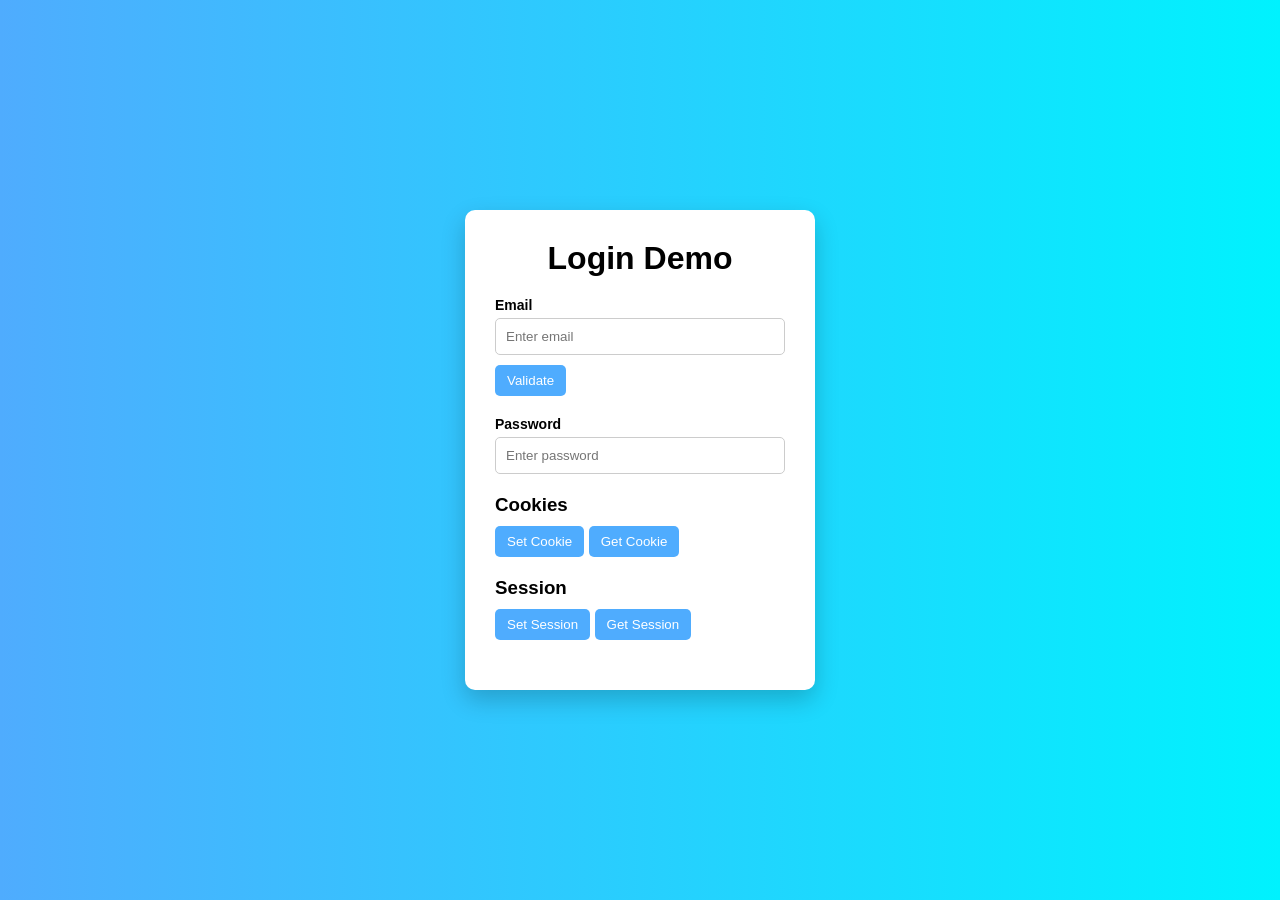
<file: Cookies_&_Session/Index.html>
<body>

<div class="container">

    <h1>Login Demo</h1>
   <link rel="stylesheet" href="style.css">
    <script src="script.js" defer></script>

    <!-- Email -->
    <div class="section">
        <label>Email</label>
        <input type="text" id="email" placeholder="Enter email">
        <button onclick="validateEmail()">Validate</button>
        <p id="emailResult"></p>
    </div>

    <!-- Password -->
    <div class="section">
        <label>Password</label>
        <input type="password" id="password" placeholder="Enter password" onkeyup="checkStrength()">
        <p id="strengthResult"></p>
    </div>

    <!-- Cookies -->
    <div class="section">
        <h3>Cookies</h3>
        <button onclick="setCookie()">Set Cookie</button>
        <button onclick="getCookie()">Get Cookie</button>
        <p id="cookieResult"></p>
    </div>

    <!-- Session -->
    <div class="section">
        <h3>Session</h3>
        <button onclick="setSession()">Set Session</button>
        <button onclick="getSession()">Get Session</button>
        <p id="sessionResult"></p>
    </div>

</div>

</body>
</file>
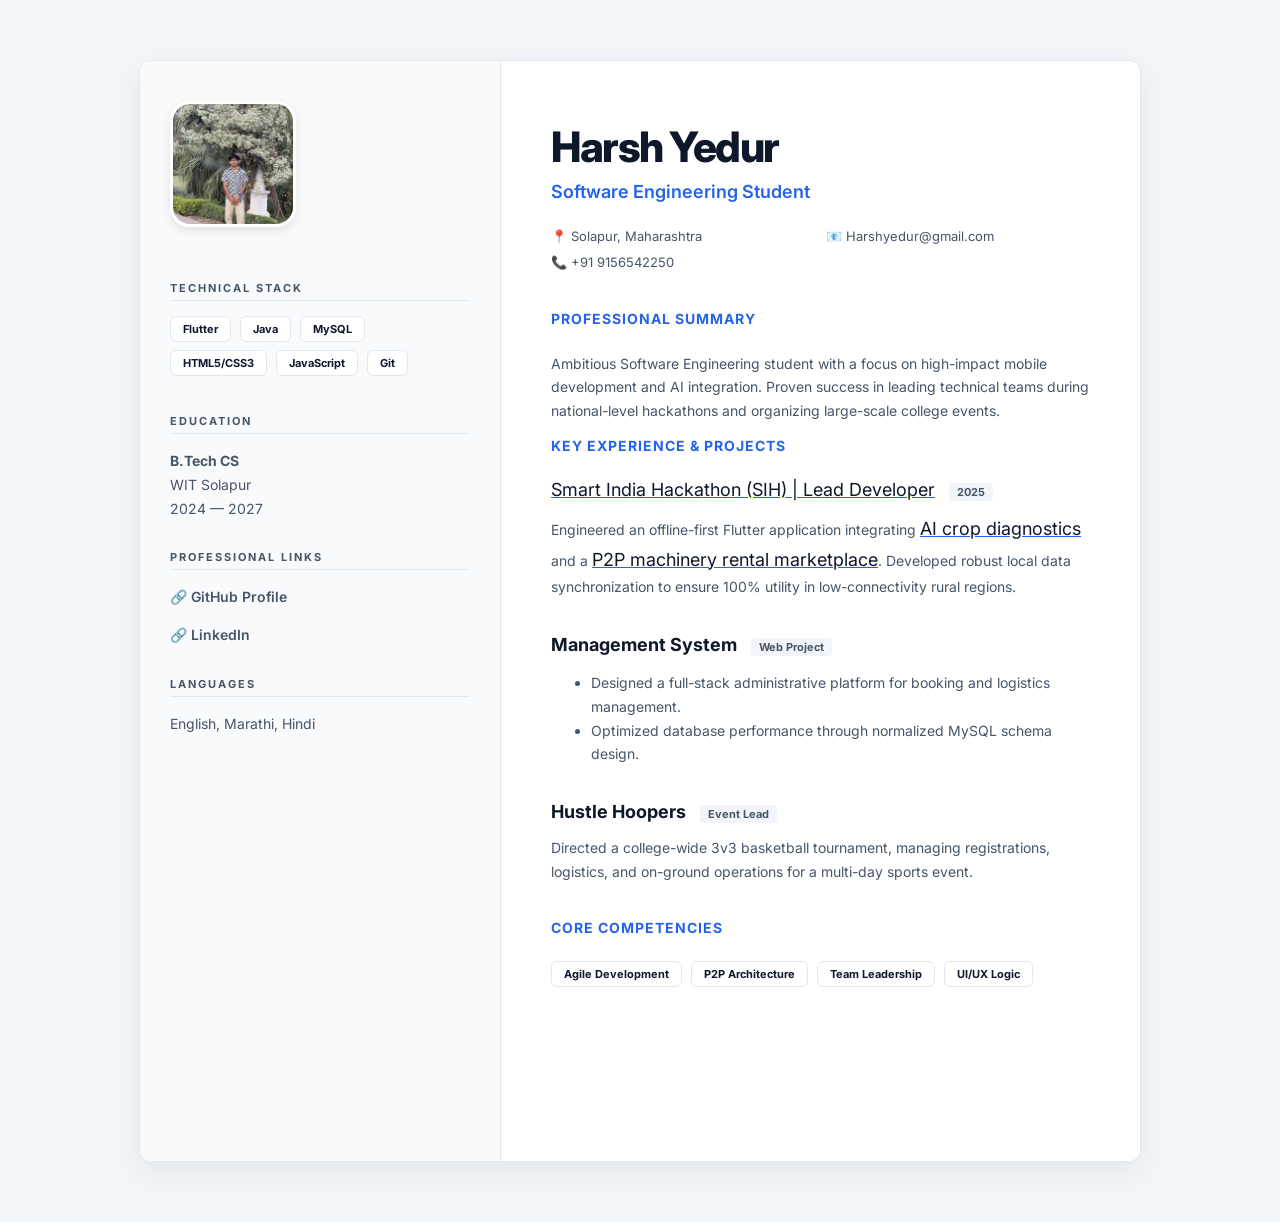
<file: resume/index.html>
<!DOCTYPE html>
<html lang="en">
<head>
    <meta charset="UTF-8">
    <title>Harsh Yedur | Portfolio</title>
    <meta name="viewport" content="width=device-width, initial-scale=1.0">
    <link href="https://fonts.googleapis.com/css2?family=Inter:wght@300;400;600;700&display=swap" rel="stylesheet">

    <style>
        :root {
            --sidebar-bg: #f8fafc;      /* Cool Slate Gray */
            --main-bg: #ffffff;
            --accent-blue: #2563eb;     /* Electric Blue */
            --text-dark: #0f172a;
            --text-muted: #475569;
            --border-color: #e2e8f0;
        }

        body {
            margin: 0;
            font-family: 'Inter', sans-serif;
            background: #f1f5f9;
            padding: 20px;
            color: var(--text-dark);
        }

        .resume-card {
            max-width: 1000px;
            margin: 40px auto;
            background: var(--main-bg);
            border-radius: 12px;
            box-shadow: 0 10px 25px rgba(0, 0, 0, 0.05);
            overflow: hidden;
            display: flex; /* Creates the Dashboard Split */
            min-height: 1100px;
            border: 1px solid var(--border-color);
        }

        /* ===== SIDEBAR (Dashboard Panel) ===== */
        .sidebar {
            width: 300px;
            background: var(--sidebar-bg);
            padding: 40px 30px;
            border-right: 1px solid var(--border-color);
        }

        .profile-pic {
            width: 120px;
            height: 120px;
            border-radius: 20px; /* Modern Squircle */
            object-fit: cover;
            margin-bottom: 20px;
            border: 3px solid var(--main-bg);
            box-shadow: 0 4px 10px rgba(0,0,0,0.1);
        }

        .sidebar h2 {
            font-size: 11px;
            text-transform: uppercase;
            letter-spacing: 2px;
            color: var(--text-muted);
            margin: 30px 0 15px 0;
            border-bottom: 1px solid var(--border-color);
            padding-bottom: 5px;
        }

        /* ===== MAIN COLUMN ===== */
        .main-column {
            flex: 1;
            padding: 60px 50px;
        }

        header h1 {
            margin: 0;
            font-size: 42px;
            font-weight: 800;
            letter-spacing: -1.5px;
        }

        header p {
            color: var(--accent-blue);
            font-weight: 600;
            font-size: 18px;
            margin: 5px 0 20px 0;
        }

        .contact-grid {
            display: grid;
            grid-template-columns: 1fr 1fr;
            gap: 10px;
            font-size: 13px;
            color: var(--text-muted);
            margin-bottom: 40px;
        }

        /* TAGS & COMPONENTS */
        .skill-tag {
            display: inline-block;
            background: #ffffff;
            color: var(--text-dark);
            padding: 5px 12px;
            border-radius: 6px;
            font-size: 11px;
            font-weight: 700;
            margin: 0 5px 8px 0;
            border: 1px solid var(--border-color);
        }

        .section-title {
            font-size: 14px;
            font-weight: 700;
            color: var(--accent-blue);
            text-transform: uppercase;
            letter-spacing: 1px;
            margin-bottom: 25px;
            display: block;
        }

        .project-item { margin-bottom: 35px; }

        .project-item u, .project-item b {
            font-size: 18px;
            color: var(--text-dark);
            text-decoration-color: var(--accent-blue);
        }

        .date-label {
            font-size: 11px;
            font-weight: 700;
            color: var(--text-muted);
            background: #f1f5f9;
            padding: 2px 8px;
            border-radius: 4px;
            margin-left: 10px;
        }

        p, li {
            line-height: 1.7;
            font-size: 14px;
            color: var(--text-muted);
        }

        a { color: inherit; text-decoration: none; font-weight: 600; }
        a:hover { color: var(--accent-blue); }

        @media (max-width: 850px) {
            .resume-card { flex-direction: column; }
            .sidebar { width: auto; border-right: none; border-bottom: 1px solid var(--border-color); }
        }
    </style>
</head>
<body>

<div class="resume-card">
    <aside class="sidebar">
        <img src="harsh_pic.jpg" alt="Harsh Yedur" class="profile-pic">
        
        <h2>Technical Stack</h2>
        <div class="skills-container">
            <span class="skill-tag">Flutter</span>
            <span class="skill-tag">Java</span>
            <span class="skill-tag">MySQL</span>
            <span class="skill-tag">HTML5/CSS3</span>
            <span class="skill-tag">JavaScript</span>
            <span class="skill-tag">Git</span>
        </div>

        <h2>Education</h2>
        <p><b>B.Tech CS</b><br>WIT Solapur<br>2024 — 2027</p>

        <h2>Professional Links</h2>
        <p>🔗 <a href="https://github.com/Harshyedur">GitHub Profile</a></p>
        <p>🔗 <a href="https://www.linkedin.com/in/harsh-yedur-30a8602a6">LinkedIn</a></p>
        
        <h2>Languages</h2>
        <p>English, Marathi, Hindi</p>
    </aside>

    <main class="main-column">
        <header>
            <h1>Harsh Yedur</h1>
            <p>Software Engineering Student</p>
            <div class="contact-grid">
                <span>📍 Solapur, Maharashtra</span>
                <span>📧 Harshyedur@gmail.com</span>
                <span>📞 +91 9156542250</span>
            </div>
        </header>

        <section class="section">
            <span class="section-title">Professional Summary</span>
            <p>Ambitious Software Engineering student with a focus on high-impact mobile development and AI integration. Proven success in leading technical teams during national-level hackathons and organizing large-scale college events.</p>
        </section>

        <section class="section">
            <span class="section-title">Key Experience & Projects</span>
            
            <div class="project-item">
                <u>Smart India Hackathon (SIH) | Lead Developer</u> <span class="date-label">2025</span>
                <p>Engineered an offline-first Flutter application integrating <u>AI crop diagnostics</u> and a <u>P2P machinery rental marketplace</u>. Developed robust local data synchronization to ensure 100% utility in low-connectivity rural regions.</p>
            </div>

            <div class="project-item">
                <b>Management System</b> <span class="date-label">Web Project</span>
                <ul>
                    <li>Designed a full-stack administrative platform for booking and logistics management.</li>
                    <li>Optimized database performance through normalized MySQL schema design.</li>
                </ul>
            </div>

            <div class="project-item">
                <b>Hustle Hoopers</b> <span class="date-label">Event Lead</span>
                <p>Directed a college-wide 3v3 basketball tournament, managing registrations, logistics, and on-ground operations for a multi-day sports event.</p>
            </div>
        </section>

        <section class="section">
            <span class="section-title">Core Competencies</span>
            <div class="skills-container">
                <span class="skill-tag">Agile Development</span>
                <span class="skill-tag">P2P Architecture</span>
                <span class="skill-tag">Team Leadership</span>
                <span class="skill-tag">UI/UX Logic</span>
            </div>
        </section>
    </main>
</div>

</body>
</html>
</file>
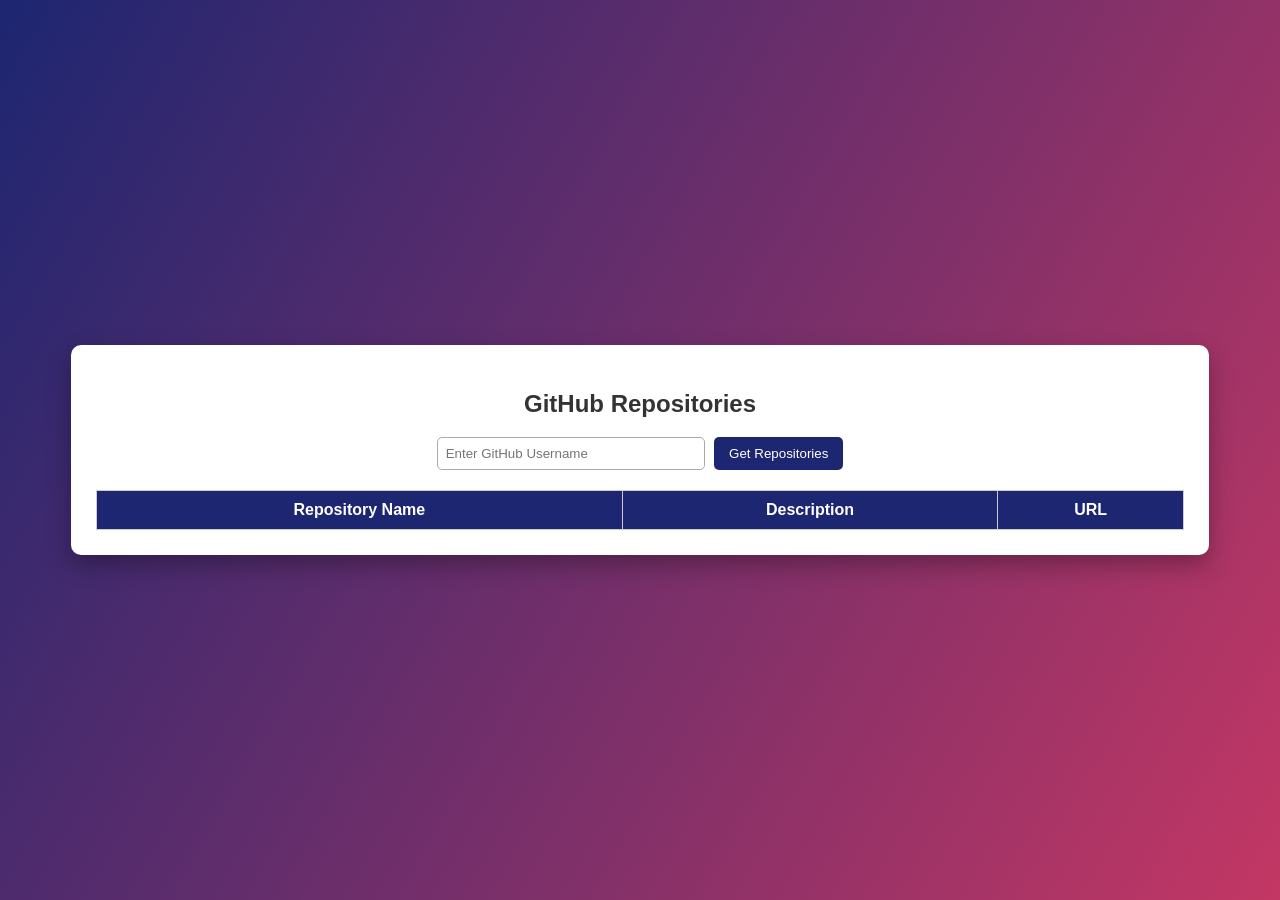
<file: A_4/github.html>
<!DOCTYPE html>
<html>
<head>
    <title>GitHub Repositories</title>
    <style>
        body {
            margin: 0;
            padding: 0;
            font-family: Arial, sans-serif;
            background: linear-gradient(120deg, #1d2671, #c33764);
            min-height: 100vh;
            display: flex;
            justify-content: center;
            align-items: center;
        }

        .container {
            background: white;
            padding: 25px;
            border-radius: 10px;
            width: 85%;
            box-shadow: 0 10px 25px rgba(0,0,0,0.3);
        }

        h2 {
            text-align: center;
            color: #333;
        }

        input {
            padding: 8px;
            width: 250px;
            border-radius: 5px;
            border: 1px solid #aaa;
        }

        button {
            padding: 9px 15px;
            border: none;
            border-radius: 5px;
            background-color: #1d2671;
            color: white;
            cursor: pointer;
            margin-left: 5px;
        }

        button:hover {
            background-color: #c33764;
        }

        table {
            border-collapse: collapse;
            width: 100%;
            margin-top: 20px;
        }

        th, td {
            border: 1px solid #ccc;
            padding: 10px;
            text-align: center;
        }

        th {
            background-color: #1d2671;
            color: white;
        }

        a {
            text-decoration: none;
            color: #1d2671;
            font-weight: bold;
        }
    </style>
</head>
<body>

<div class="container">
    <h2>GitHub Repositories</h2>

    <center>
        <input type="text" id="username" placeholder="Enter GitHub Username">
        <button onclick="getRepos()">Get Repositories</button>
    </center>

    <table id="repoTable">
        <thead>
            <tr>
                <th>Repository Name</th>
                <th>Description</th>
                <th>URL</th>
            </tr>
        </thead>
        <tbody></tbody>
    </table>
</div>

<script>
function getRepos() {
    var username = document.getElementById("username").value;
    var url = "https://api.github.com/users/" + username + "/repos";

    var xhr = new XMLHttpRequest();
    xhr.open("GET", url, true);

    xhr.onload = function () {
        if (xhr.status == 200) {
            var repos = JSON.parse(xhr.responseText);
            var tbody = document.querySelector("#repoTable tbody");
            tbody.innerHTML = "";

            repos.forEach(function(repo) {
                var row = "<tr>" +
                          "<td>" + repo.name + "</td>" +
                          "<td>" + (repo.description || "N/A") + "</td>" +
                          "<td><a href='" + repo.html_url + "' target='_blank'>View</a></td>" +
                          "</tr>";
                tbody.innerHTML += row;
            });
        } else {
            alert("User not found!");
        }
    };
    xhr.send();
}
</script>

</body>
</html>
</file>
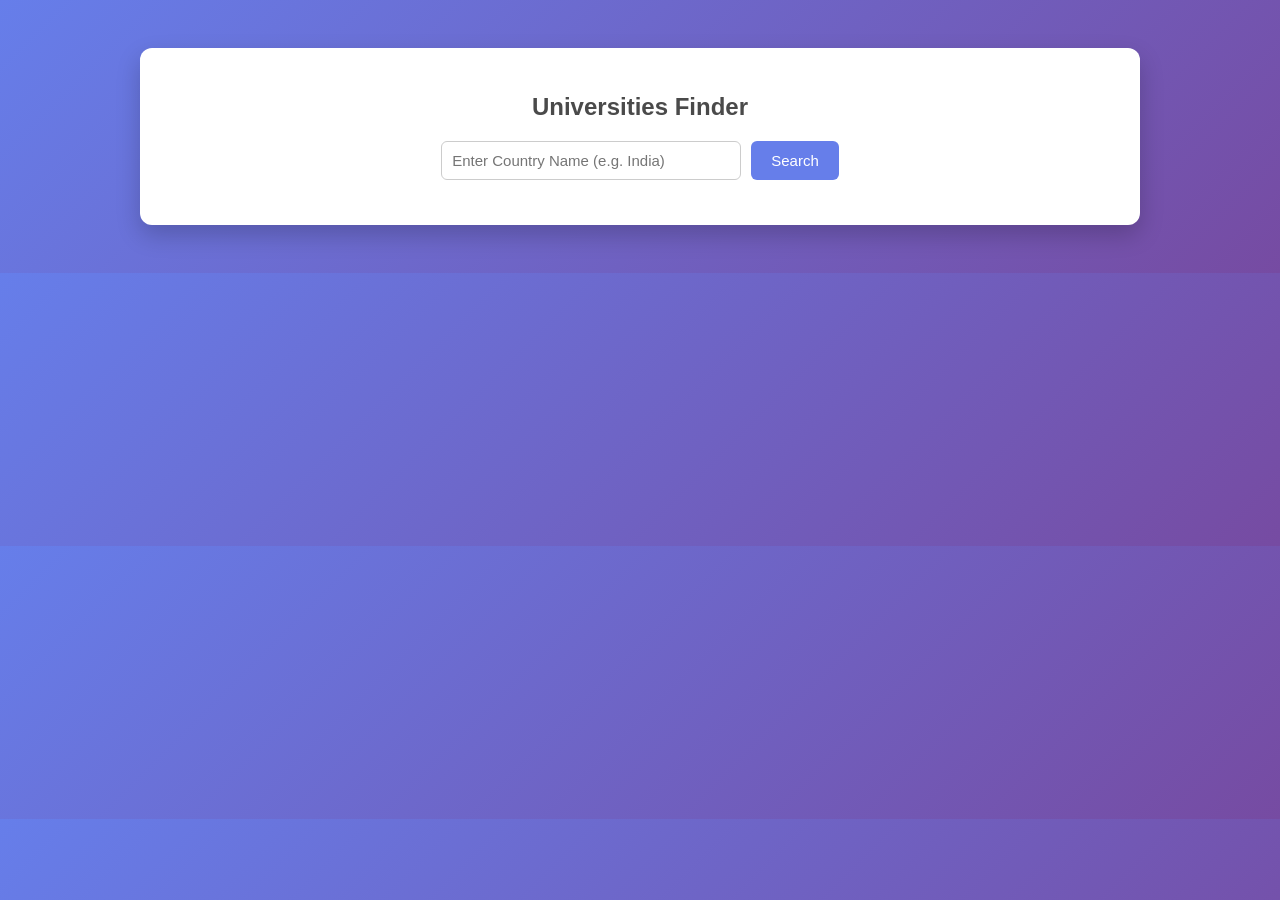
<file: A_4/university.html>
<!DOCTYPE html>
<html>
<head>
<title>Universities Finder</title>

<style>
*{
    box-sizing: border-box;
    font-family: "Segoe UI", Arial, sans-serif;
}

body{
    background: linear-gradient(135deg, #667eea, #764ba2);
    padding: 40px;
    color: #333;
}

/* Main Card */
.container{
    max-width: 1000px;
    margin: auto;
    background: white;
    padding: 25px 30px;
    border-radius: 12px;
    box-shadow: 0 10px 25px rgba(0,0,0,0.2);
}

/* Title */
h2{
    text-align: center;
    margin-bottom: 20px;
    color: #4a4a4a;
}

/* Input Box */
.input-box{
    display: flex;
    justify-content: center;
    gap: 10px;
    margin-bottom: 20px;
}

input{
    padding: 10px;
    width: 300px;
    border-radius: 6px;
    border: 1px solid #ccc;
    font-size: 15px;
}

/* Button */
button{
    padding: 10px 20px;
    border: none;
    border-radius: 6px;
    background: #667eea;
    color: white;
    font-size: 15px;
    cursor: pointer;
    transition: 0.3s;
}

button:hover{
    background: #5a67d8;
}

/* Table Styling */
table{
    border-collapse: collapse;
    width: 100%;
    margin-top: 15px;
    border-radius: 8px;
    overflow: hidden;
}

th{
    background: #667eea;
    color: white;
    padding: 12px;
    text-align: left;
}

td{
    padding: 10px;
    border-bottom: 1px solid #ddd;
}

tr:hover{
    background: #f3f4ff;
}

/* Links */
a{
    color: #667eea;
    text-decoration: none;
    font-weight: bold;
}

a:hover{
    text-decoration: underline;
}
</style>

<script>
function loadUniversities()
{
    let country = document.getElementById("country").value;
    let xhr = new XMLHttpRequest();
    let url = "http://universities.hipolabs.com/search?country=" + country;

    xhr.open("GET", url, true);

    xhr.onreadystatechange = function()
    {
        if(xhr.readyState == 4 && xhr.status == 200)
        {
            let data = JSON.parse(xhr.responseText);
            let table = "<table>";
            table += "<tr><th>University Name</th><th>State / Province</th><th>Website</th></tr>";

            for(let i=0; i<data.length; i++)
            {
                table += "<tr>";
                table += "<td>" + data[i].name + "</td>";
                table += "<td>" + (data[i]["state-province"] || "-") + "</td>";
                table += "<td><a href='" + data[i].web_pages[0] + "' target='_blank'>Visit</a></td>";
                table += "</tr>";
            }

            table += "</table>";
            document.getElementById("output").innerHTML = table;
        }
    };

    xhr.send();
}
</script>
</head>

<body>

<div class="container">
    <h2>Universities Finder</h2>

    <div class="input-box">
        <input type="text" id="country" placeholder="Enter Country Name (e.g. India)">
        <button onclick="loadUniversities()">Search</button>
    </div>

    <div id="output"></div>
</div>

</body>
</html>
</file>
<file: Cookies_&_Session/style.css>
/* Reset */
* {
    margin: 0;
    padding: 0;
    box-sizing: border-box;
}

/* Background */
body {
    height: 100vh;
    display: flex;
    justify-content: center;
    align-items: center;
    font-family: Arial, sans-serif;
    background: linear-gradient(to right, #4facfe, #00f2fe);
}

/* Card container */
.container {
    background: white;
    padding: 30px;
    width: 350px;
    border-radius: 10px;
    box-shadow: 0 10px 25px rgba(0,0,0,0.2);
}

/* Title */
h1 {
    text-align: center;
    margin-bottom: 20px;
}

/* Sections */
.section {
    margin-bottom: 20px;
}

/* Labels */
label {
    font-size: 14px;
    font-weight: bold;
}

/* Inputs */
input {
    width: 100%;
    padding: 10px;
    margin-top: 5px;
    border-radius: 5px;
    border: 1px solid #ccc;
}

/* Buttons */
button {
    margin-top: 10px;
    padding: 8px 12px;
    border: none;
    background: #4facfe;
    color: white;
    border-radius: 5px;
    cursor: pointer;
}

/* Hover */
button:hover {
    background: #007bff;
}

/* Result text */
p {
    margin-top: 5px;
    font-size: 14px;
}
</file>
